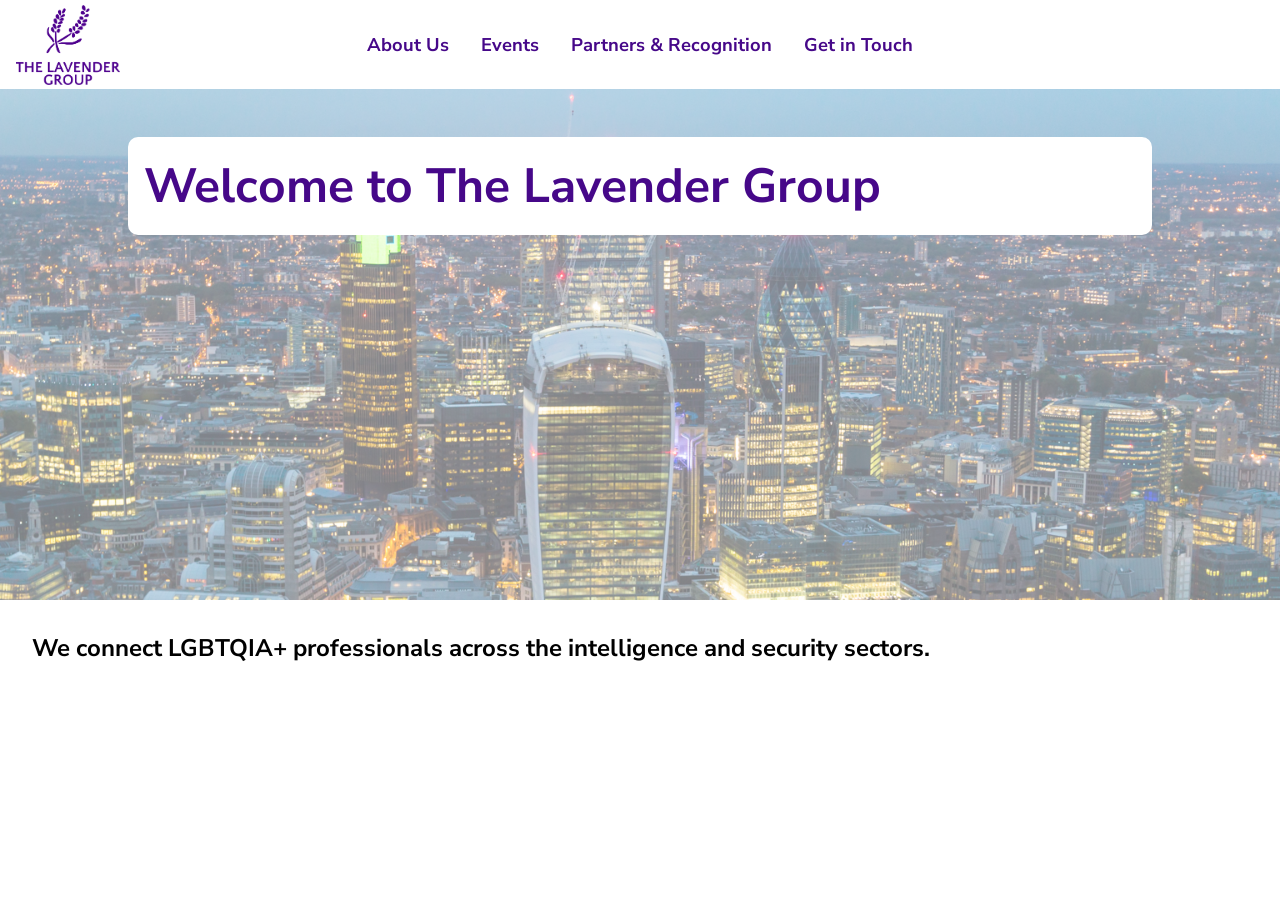
<file: index.html>
<!DOCTYPE html>
<html lang="en">
  <head>
    <link rel="preconnect" href="https://fonts.googleapis.com">
<link rel="preconnect" href="https://fonts.gstatic.com" crossorigin>
<link href="https://fonts.googleapis.com/css2?family=Nunito+Sans:ital,opsz,wght@0,6..12,200..1000;1,6..12,200..1000&display=swap" rel="stylesheet">
    <meta charset="UTF-8">
    <meta name="viewport" content="width=device-width, initial-scale=1.0">
      <link rel="icon" href="lglogo.PNG" type="image/png">
    <title>Lavender Group</title>
    <link rel="stylesheet" href="style.css">
  </head>
  <body>
    <nav class="top-bar" aria-label="Main navigation">
      <a class="logo" href="#" aria-label="Lavender Group home">
        <img src="lglogo.PNG" alt="Lavender Group">
      </a>
      <div class="nav-links">
        <a href="whoweare.html">About Us</a>
        <a href="events.html">Events</a>
        <a href="recognition.html">Partners &amp; Recognition</a>
        <a href="getintouch.html">Get in Touch</a>
      </div>
    </nav>

    <div class="mainbox home-title">
      <h1>Welcome to The Lavender Group</h1>
    </div>


    <div class="bbox">
      <h2>We connect LGBTQIA+ professionals across the intelligence and security sectors. </h2>
    </div>
    
  </body>
</html>
</file>
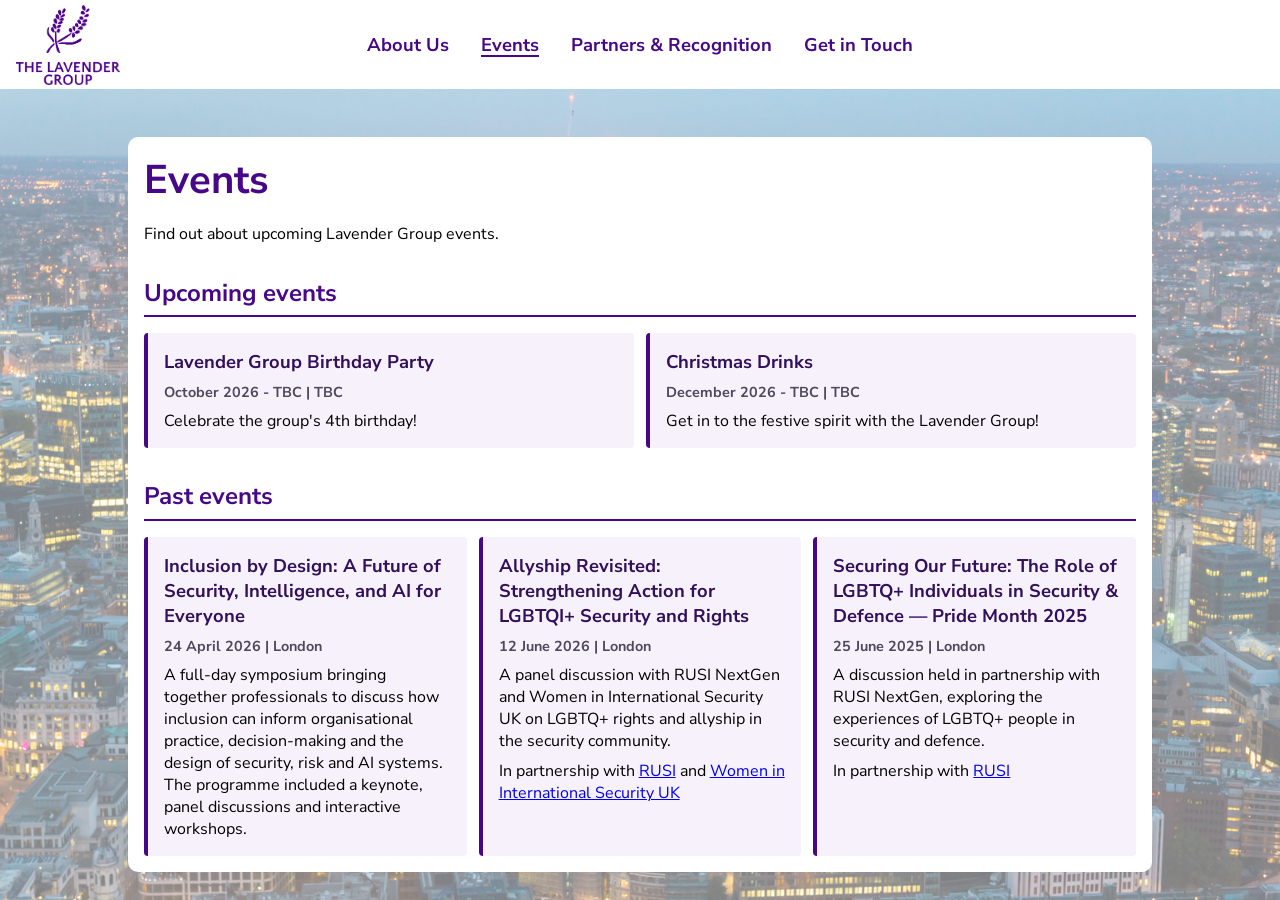
<file: events.html>
<!DOCTYPE html>
<html lang="en">
  <head>
    <link rel="preconnect" href="https://fonts.googleapis.com">
    <link rel="preconnect" href="https://fonts.gstatic.com" crossorigin>
    <link href="https://fonts.googleapis.com/css2?family=Nunito+Sans:ital,opsz,wght@0,6..12,200..1000;1,6..12,200..1000&display=swap" rel="stylesheet">
    <meta charset="UTF-8">
    <meta name="viewport" content="width=device-width, initial-scale=1.0">
    <link rel="icon" href="lglogo.PNG" type="image/png">
    <title>Events | Lavender Group</title>
    <link rel="stylesheet" href="style.css">
  </head>
  <body>
    <nav class="top-bar" aria-label="Main navigation">
      <a class="logo" href="index.html" aria-label="Lavender Group home">
        <img src="lglogo.PNG" alt="Lavender Group">
      </a>
      <div class="nav-links">
        <a href="whoweare.html">About Us</a>
        <a href="events.html" aria-current="page">Events</a>
        <a href="recognition.html">Partners &amp; Recognition</a>
        <a href="getintouch.html">Get in Touch</a>
      </div>
    </nav>

    <main class="mainbox events-page">
      <h1>Events</h1>
      <p>Find out about upcoming Lavender Group events.</p>
      <section class="event-section" aria-labelledby="upcoming-events-heading">
        <h2 id="upcoming-events-heading">Upcoming events</h2>
        <div class="event-list" id="upcoming-events"></div>
      </section>
      <section class="event-section" aria-labelledby="past-events-heading">
        <h2 id="past-events-heading">Past events</h2>
        <div class="event-list" id="past-events"></div>
      </section>
    </main>
    <script>
      const eventSections = {
        upcoming: document.querySelector("#upcoming-events"),
        past: document.querySelector("#past-events")
      };

      function createEventCard(event) {
        const card = document.createElement("article");
        card.className = "event-card";

        const title = document.createElement("h3");
        title.textContent = event.title;
        card.append(title);

        const details = document.createElement("p");
        details.className = "event-meta";
        details.textContent = `${event.date} | ${event.location}`;
        card.append(details);

        const description = document.createElement("p");
        description.textContent = event.description;
        card.append(description);

        if (typeof event.event_url === "string" && event.event_url.trim()) {
          const signup = document.createElement("p");
          signup.className = "event-cta";

          const signupLink = document.createElement("a");
          signupLink.href = event.event_url;
          signupLink.textContent = "Sign up here";
          signupLink.rel = "noopener noreferrer";
          signup.append(signupLink);
          card.append(signup);
        }

        const partnerOrganizations = Array.isArray(event.partner_org)
          ? event.partner_org
          : event.partner_org
            ? [event.partner_org]
            : [];
        const partnerUrls = Array.isArray(event.partner_url)
          ? event.partner_url
          : event.partner_url
            ? [event.partner_url]
            : [];
        const partners = partnerOrganizations
          .map((organization, index) => ({
            organization,
            url: partnerUrls[index]
          }))
          .filter(({ organization }) => typeof organization === "string" && organization.trim());

        if (partners.length) {
          const partner = document.createElement("p");
          partner.className = "event-partner";
          partner.append("In partnership with ");

          partners.forEach(({ organization, url }, index) => {
            if (index > 0) partner.append(index === partners.length - 1 ? " and " : ", ");

            if (url) {
              const partnerLink = document.createElement("a");
              partnerLink.href = url;
              partnerLink.textContent = organization;
              partnerLink.rel = "noopener noreferrer";
              partner.append(partnerLink);
            } else {
              partner.append(organization);
            }
          });

          card.append(partner);
        }

        return card;
      }

      fetch("events.json")
        .then((response) => {
          if (!response.ok) throw new Error("Could not load events");
          return response.json();
        })
        .then((events) => {
          for (const event of events) {
            const section = event.hasOccurred ? eventSections.past : eventSections.upcoming;
            section.append(createEventCard(event));
          }

          for (const [name, section] of Object.entries(eventSections)) {
            if (!section.hasChildNodes()) {
              const emptyState = document.createElement("p");
              emptyState.className = "event-empty";
              emptyState.textContent = `No ${name} events at the moment.`;
              section.append(emptyState);
            }
          }
        })
        .catch(() => {
          for (const section of Object.values(eventSections)) {
            section.textContent = "Events could not be loaded. Please try again later.";
          }
        });
    </script>
  </body>
</html>
</file>
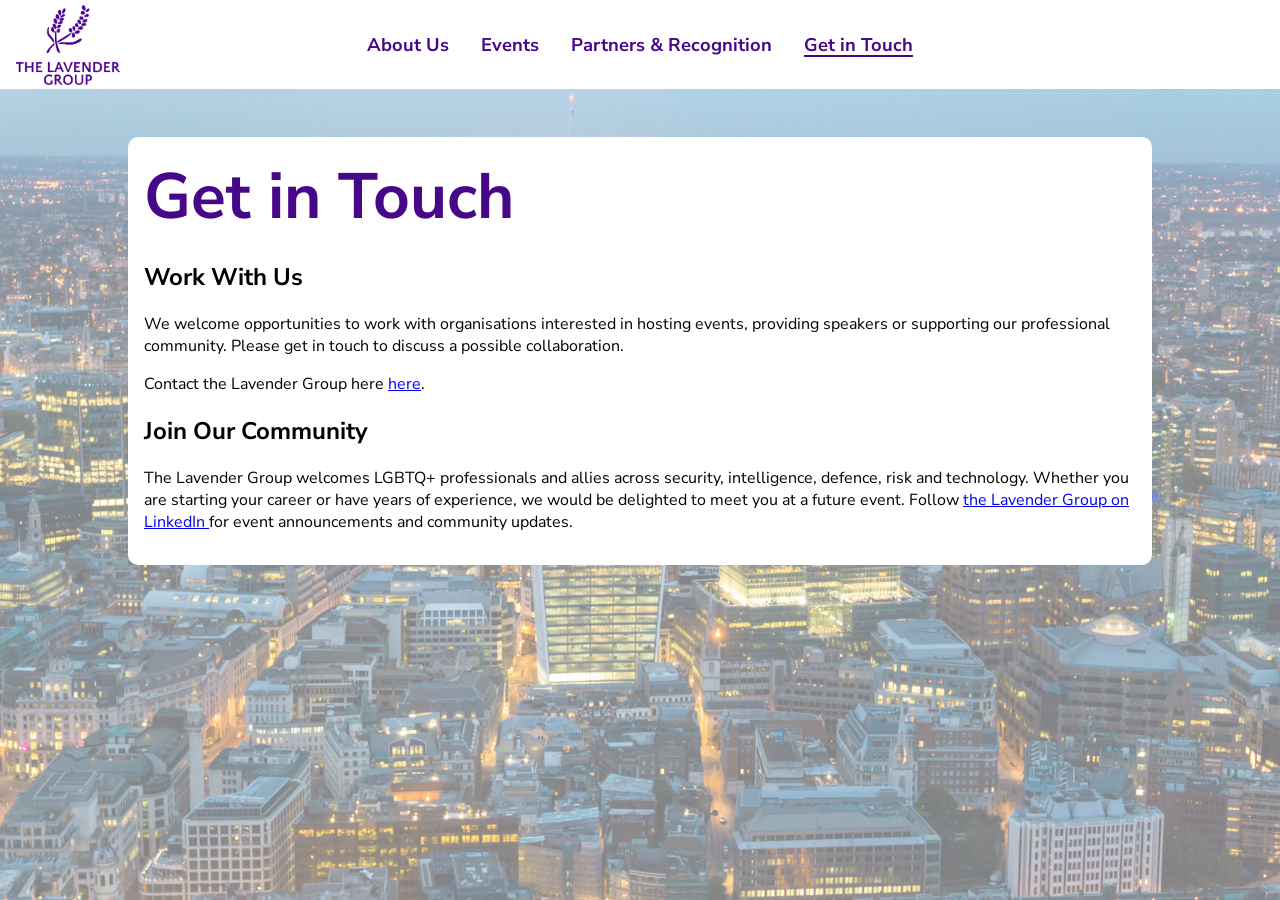
<file: getintouch.html>
<!DOCTYPE html>
<html lang="en">
  <head>
    <link rel="preconnect" href="https://fonts.googleapis.com">
    <link rel="preconnect" href="https://fonts.gstatic.com" crossorigin>
    <link href="https://fonts.googleapis.com/css2?family=Nunito+Sans:ital,opsz,wght@0,6..12,200..1000;1,6..12,200..1000&display=swap" rel="stylesheet">
    <meta charset="UTF-8">
    <meta name="viewport" content="width=device-width, initial-scale=1.0">
    <link rel="icon" href="lglogo.PNG" type="image/png">
    <title>Get in Touch | Lavender Group</title>
    <link rel="stylesheet" href="style.css">
  </head>
  <body>
    <nav class="top-bar" aria-label="Main navigation">
      <a class="logo" href="index.html" aria-label="Lavender Group home">
        <img src="lglogo.PNG" alt="Lavender Group">
      </a>
      <div class="nav-links">
        <a href="whoweare.html">About Us</a>
        <a href="events.html">Events</a>
        <a href="recognition.html">Partners &amp; Recognition</a>
        <a href="getintouch.html" aria-current="page">Get in Touch</a>
      </div>
    </nav>

    <main class="mainbox">

      <h1>Get in Touch</h1>

<h2>Work With Us
</h2>
<p>We welcome opportunities to work with organisations interested in hosting events, providing speakers or supporting our professional community. Please get in touch to discuss a possible collaboration.</h2>
</p>

      <p>Contact the Lavender Group here <a href="mailto:contactthelavendergroup@gmail.com">here</a>.</p>

      <h2>Join Our Community</h2>
      <p>The Lavender Group welcomes LGBTQ+ professionals and allies across security, intelligence, defence, risk and technology. Whether you are starting your career or have years of experience, we would be delighted to meet you at a future event.
Follow <a href="https://www.linkedin.com/company/the-lavender-group/" target="_blank" rel="noopener noreferrer"> the Lavender Group on LinkedIn </a> for event announcements and community updates.</p>

    </main>
  </body>
</html>
</file>
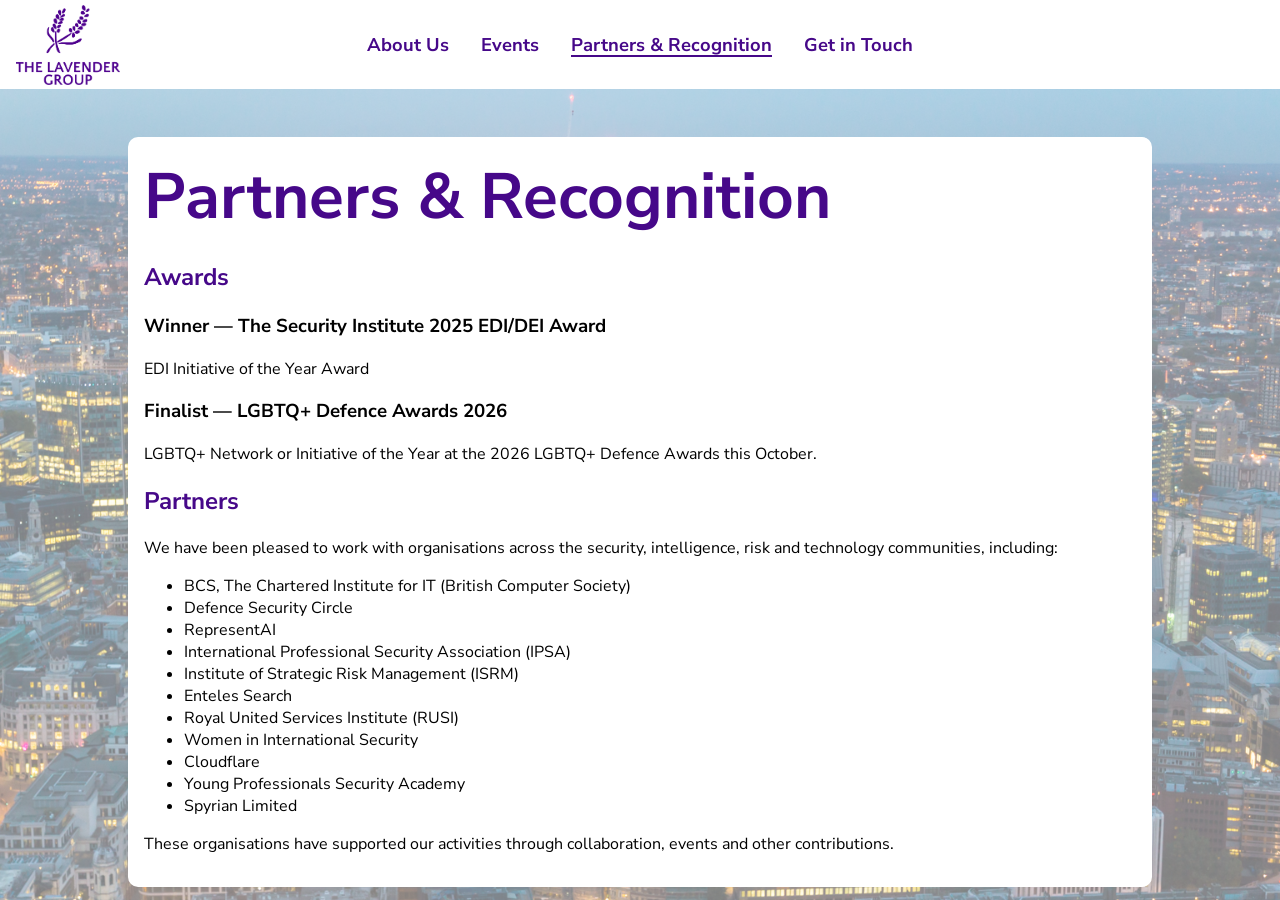
<file: recognition.html>
<!DOCTYPE html>
<html lang="en">
  <head>
    <link rel="preconnect" href="https://fonts.googleapis.com">
    <link rel="preconnect" href="https://fonts.gstatic.com" crossorigin>
    <link href="https://fonts.googleapis.com/css2?family=Nunito+Sans:ital,opsz,wght@0,6..12,200..1000;1,6..12,200..1000&display=swap" rel="stylesheet">
    <meta charset="UTF-8">
    <meta name="viewport" content="width=device-width, initial-scale=1.0">
    <link rel="icon" href="lglogo.PNG" type="image/png">
    <title>Partners &amp; Recognition | Lavender Group</title>
    <link rel="stylesheet" href="style.css">
  </head>
  <body>
    <nav class="top-bar" aria-label="Main navigation">
      <a class="logo" href="index.html" aria-label="Lavender Group home">
        <img src="lglogo.PNG" alt="Lavender Group">
      </a>
      <div class="nav-links">
        <a href="whoweare.html">About Us</a>
        <a href="events.html">Events</a>
        <a href="recognition.html" aria-current="page">Partners &amp; Recognition</a>
        <a href="getintouch.html">Get in Touch</a>
      </div>
    </nav>

    <main class="mainbox recognition-page">
      <h1>Partners &amp; Recognition</h1>

      <h2>Awards</h2>
      <section aria-label="Awards">
        <article>
          <h3>Winner — The Security Institute 2025 EDI/DEI Award</h3>
          <p>EDI Initiative of the Year Award</p>
        </article>

        <article>
          <h3>Finalist — LGBTQ+ Defence Awards 2026</h3>
          <p>LGBTQ+ Network or Initiative of the Year at the 2026 LGBTQ+ Defence Awards this October.</p>
        </article>
      </section>

      <section aria-labelledby="partners-heading">
        <h2 id="partners-heading">Partners</h2>
        <p>We have been pleased to work with organisations across the security, intelligence, risk and technology communities, including:</p>
        <ul>
          <li>BCS, The Chartered Institute for IT (British Computer Society)</li>
          <li>Defence Security Circle</li>
          <li>RepresentAI</li>
          <li>International Professional Security Association (IPSA)</li>
          <li>Institute of Strategic Risk Management (ISRM)</li>
          <li>Enteles Search</li>
          <li>Royal United Services Institute (RUSI)</li>
          <li>Women in International Security</li>
          <li>Cloudflare</li>
          <li>Young Professionals Security Academy</li>
          <li>Spyrian Limited</li>
        </ul>
        <p>These organisations have supported our activities through collaboration, events and other contributions.</p>
      </section>

    </main>
  </body>
</html>
</file>
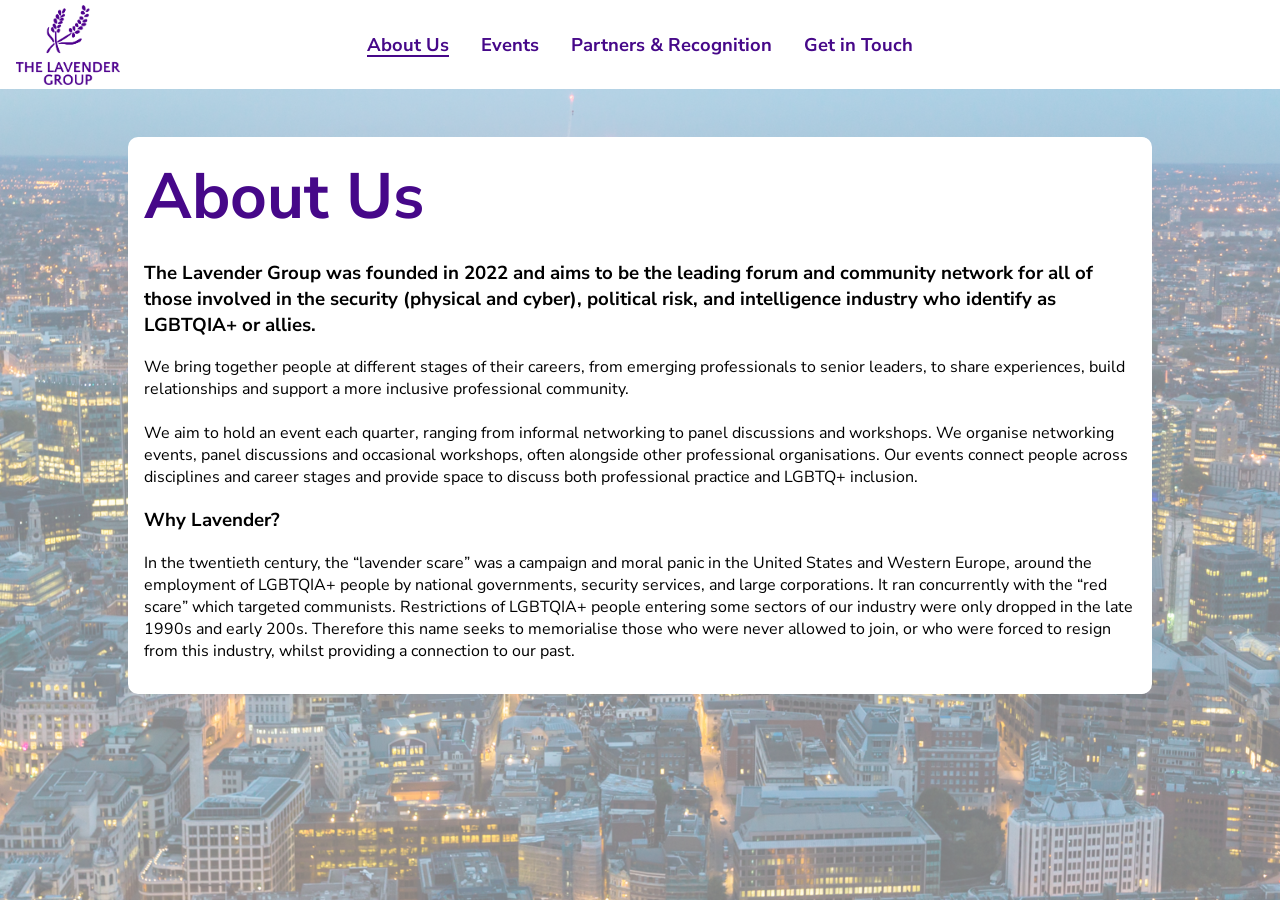
<file: whoweare.html>
<!DOCTYPE html>
<html lang="en">
	<head>
		<link rel="preconnect" href="https://fonts.googleapis.com">
		<link rel="preconnect" href="https://fonts.gstatic.com" crossorigin>
		<link href="https://fonts.googleapis.com/css2?family=Nunito+Sans:ital,opsz,wght@0,6..12,200..1000;1,6..12,200..1000&display=swap" rel="stylesheet">
		<meta charset="UTF-8">
		<meta name="viewport" content="width=device-width, initial-scale=1.0">
		<link rel="icon" href="lglogo.PNG" type="image/png">
		<title>About Us | Lavender Group</title>
		<link rel="stylesheet" href="style.css">
	</head>
	<body>
		<nav class="top-bar" aria-label="Main navigation">
			<a class="logo" href="index.html" aria-label="Lavender Group home">
				<img src="lglogo.PNG" alt="Lavender Group">
			</a>
			<div class="nav-links">
				<a href="whoweare.html" aria-current="page">About Us</a>
				<a href="events.html">Events</a>
				<a href="recognition.html">Partners &amp; Recognition</a>
				<a href="getintouch.html">Get in Touch</a>
			</div>
		</nav>

		<main class="mainbox">
			<h1>About Us</h1>
			<h3>The Lavender Group was founded in 2022 and aims to be the leading forum and community network for all of those involved in the security (physical and cyber), political risk, and intelligence industry who identify as LGBTQIA+ or allies.</h3>
<p>We bring together people at different stages of their careers, from emerging professionals to senior leaders, to share experiences, build relationships and support a more inclusive professional community. </br> </br> We aim to hold an event each quarter, ranging from informal networking to panel discussions and workshops. We organise networking events, panel discussions and occasional workshops, often alongside other professional organisations. Our events connect people across disciplines and career stages and provide space to discuss both professional practice and LGBTQ+ inclusion.</p>
<h3>Why Lavender?</h3>
<p>In the twentieth century, the “lavender scare” was a campaign and moral panic in the United States and Western Europe, around the employment of LGBTQIA+ people by national governments, security services, and large corporations. It ran concurrently with the “red scare” which targeted communists. Restrictions of LGBTQIA+ people entering some sectors of our industry were only dropped in the late 1990s and early 200s. Therefore this name seeks to memorialise those who were never allowed to join, or who were forced to resign from this industry, whilst providing a connection to our past.
</p>

</main>
	</body>
</html>
</file>
<file: style.css>
body {
	font-family: "Nunito Sans", sans-serif;
	margin: 0;
	min-height: 100vh;
}

body::before {
	background-image: url("london.jpg");
	background-position: center;
	background-repeat: no-repeat;
	background-size: cover;
	content: "";
	inset: 0;
	opacity: 0.5;
	pointer-events: none;
	position: fixed;
	z-index: 0;
}



h1 {
    color: #460889;
    font-size: 4rem;
    margin: 0;
}

body > * {
	position: relative;
	z-index: 1;
}

.top-bar {
	align-items: center;
	background-color: #ffffff;
	display: flex;
	justify-content: center;
	padding: 2rem 1rem;
	position: relative;
}

.logo {
	left: 1rem;
	position: absolute;
}

.logo img {
	display: block;
	height: 5rem;
	width: auto;
}

.nav-links {
	display: flex;
	gap: 2rem;
}

.nav-links a {
	font-size: 1.15rem;
	font-weight: 700;
}

.top-bar a {
	color: #460889;
	text-decoration: none;
}

.top-bar a:hover,
.top-bar a:focus-visible,
.nav-links a[aria-current="page"] {
	text-decoration: underline;
	text-decoration-thickness: 2px;
	text-underline-offset: 0.25rem;
}

.mainbox, .bbox {
	background-color: #ffffff;
	border-radius: 10px;
	box-sizing: border-box;
	display: block;
	max-width: calc(100% - 2rem);
	padding: 1rem;
	width: fit-content;
}



.mainbox {
	margin: 3rem auto;
	max-width: 64rem;
	width: calc(100% - 2rem);
}

.home-title h1 {
	font-size: 3rem;
}

.events-page h1 {
	font-size: 2.5rem;
}

.recognition-page h2 {
	color: #460889;
}

.event-section {
	margin-top: 2rem;
}

.event-section h2 {
	border-bottom: 2px solid #460889;
	color: #460889;
	font-size: 1.5rem;
	margin: 0 0 1rem;
	padding-bottom: 0.4rem;
}

.event-list {
	display: grid;
	gap: 0.75rem;
	grid-template-columns: repeat(auto-fit, minmax(min(100%, 17rem), 1fr));
}

.event-card {
	background: #f6f1fa;
	border-left: 4px solid #460889;
	border-radius: 4px;
	padding: 1rem;
}

.event-card h3 {
	color: #32105b;
	font-size: 1.15rem;
	margin: 0 0 0.35rem;
}

.event-card p {
	margin: 0.5rem 0 0;
}

.event-card .event-meta {
	color: #51465b;
	font-size: 0.9rem;
	font-weight: 700;
}

.event-empty {
	color: #51465b;
	margin: 0;
}

.bbox {
	background-color: #ffffff;
	border-radius: 0;
	bottom: 0;
	left: 0;
	margin: 0;
	max-width: none;
	height: 33.333vh;
	position: fixed;
	width: 100%;
}

.bbox h2 {
	background-color: #ffffff;
	box-sizing: border-box;
	margin: 0;
	padding: 1rem;
	width: 100%;
}

@media (max-width: 600px) {
	.top-bar {
		flex-direction: column;
		gap: 1rem;
		padding: 1rem;
	}

	.mainbox {
		margin: 2rem auto;
	}

	.events-page h1 {
		font-size: 2rem;
	}

	.home-title h1 {
		font-size: 2rem;
	}

	.logo {
		left: auto;
		position: static;
	}

	.logo img {
		height: 3.5rem;
	}

	.nav-links {
		flex-wrap: wrap;
		gap: 0.75rem 1rem;
		justify-content: center;
		width: 100%;
	}

	.bbox {
		height: auto;
		margin: 15vh 0 0;
		position: static;
		width: 100%;
	}
}
</file>
